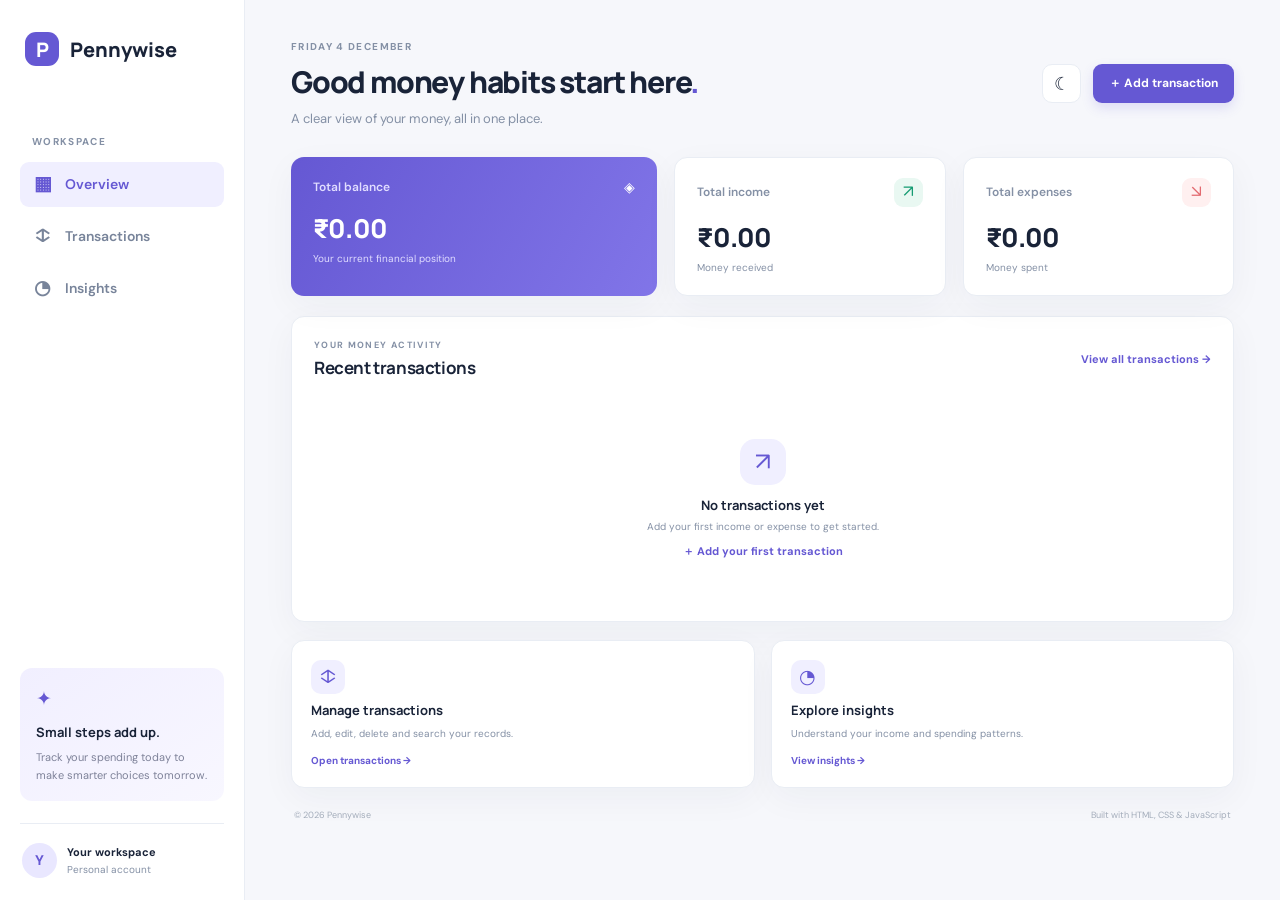
<file: index.html>
<!DOCTYPE html>
<html lang="en"><head><meta charset="UTF-8"><meta name="viewport" content="width=device-width, initial-scale=1.0">
<meta name="description" content="Pennywise personal finance dashboard"><title>Pennywise | Overview</title>
<link rel="preconnect" href="https://fonts.googleapis.com"><link rel="preconnect" href="https://fonts.gstatic.com" crossorigin>
<link href="https://fonts.googleapis.com/css2?family=DM+Sans:wght@400;500;600;700&family=Manrope:wght@500;600;700;800&display=swap" rel="stylesheet">
<link rel="stylesheet" href="style.css"><script src="common.js" defer></script><script src="dashboard.js" defer></script></head>
<body><div class="layout">
<aside class="sidebar"><a class="brand" href="index.html"><span class="brand-mark">P</span>Pennywise</a>
<p class="side-label">WORKSPACE</p><nav class="nav-links">
<a class="nav-link active" href="index.html"><span>▦</span> Overview</a>
<a class="nav-link" href="transactions.html"><span>↕</span> Transactions</a>
<a class="nav-link" href="insights.html"><span>◔</span> Insights</a></nav>
<div class="sidebar-bottom"><div class="tip-card"><div class="tip-icon">✦</div><strong>Small steps add up.</strong><p>Track your spending today to make smarter choices tomorrow.</p></div>
<div class="profile"><div class="avatar">Y</div><div><strong>Your workspace</strong><small>Personal account</small></div></div></div></aside>
<main class="main"><header class="topbar"><div><p class="eyebrow" id="today-label">PERSONAL FINANCE</p><h1>Good money habits start here<span class="dot">.</span></h1><p class="subheading">A clear view of your money, all in one place.</p></div>
<div class="top-actions"><button class="icon-button" id="theme-toggle" aria-label="Switch colour theme">☾</button><a class="primary-button" href="transactions.html#add-transaction">＋ Add transaction</a></div></header>
<section class="summary-grid"><article class="summary-card balance-card"><div class="card-top"><span class="card-label">Total balance</span><span>◈</span></div><p class="summary-value" id="balance-value">₹0.00</p><p class="card-note">Your current financial position</p></article>
<article class="summary-card"><div class="card-top"><span class="card-label">Total income</span><span class="metric-icon income-icon">↗</span></div><p class="summary-value" id="income-value">₹0.00</p><p class="card-note">Money received</p></article>
<article class="summary-card"><div class="card-top"><span class="card-label">Total expenses</span><span class="metric-icon expense-icon">↘</span></div><p class="summary-value" id="expense-value">₹0.00</p><p class="card-note">Money spent</p></article></section>
<section class="panel"><div class="panel-heading"><div><p class="eyebrow">YOUR MONEY ACTIVITY</p><h2>Recent transactions</h2></div><a class="text-link" href="transactions.html">View all transactions →</a></div>
<div id="recent-list" class="recent-list"></div><div id="recent-empty" class="empty-state"><div class="empty-illustration">↗</div><strong>No transactions yet</strong><p>Add your first income or expense to get started.</p><a class="text-link" href="transactions.html#add-transaction">＋ Add your first transaction</a></div></section>
<section class="quick-links"><a class="quick-card" href="transactions.html"><span class="quick-icon">↕</span><strong>Manage transactions</strong><small>Add, edit, delete and search your records.</small><b>Open transactions →</b></a>
<a class="quick-card" href="insights.html"><span class="quick-icon">◔</span><strong>Explore insights</strong><small>Understand your income and spending patterns.</small><b>View insights →</b></a></section>
<footer class="footer"><span>© <span class="year"></span> Pennywise</span><span>Built with HTML, CSS & JavaScript</span></footer></main></div>
<div class="toast" id="toast" role="status"></div></body></html>
</file>
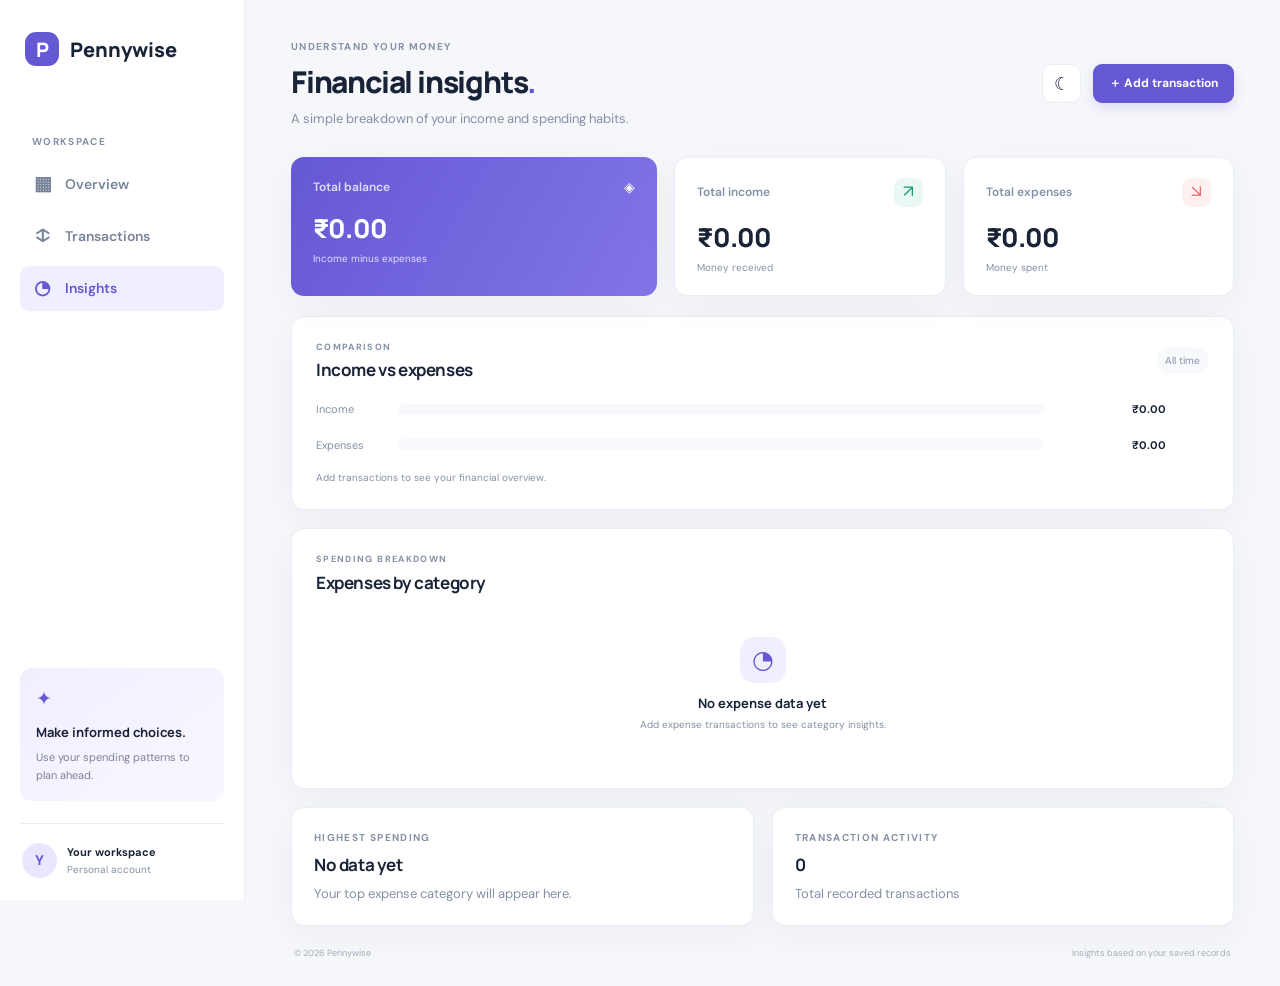
<file: insights.html>
<!DOCTYPE html>
<html lang="en"><head><meta charset="UTF-8"><meta name="viewport" content="width=device-width, initial-scale=1.0"><meta name="description" content="Pennywise spending and income insights"><title>Pennywise | Insights</title>
<link rel="preconnect" href="https://fonts.googleapis.com"><link rel="preconnect" href="https://fonts.gstatic.com" crossorigin><link href="https://fonts.googleapis.com/css2?family=DM+Sans:wght@400;500;600;700&family=Manrope:wght@500;600;700;800&display=swap" rel="stylesheet">
<link rel="stylesheet" href="style.css"><script src="common.js" defer></script><script src="insights.js" defer></script></head>
<body><div class="layout"><aside class="sidebar"><a class="brand" href="index.html"><span class="brand-mark">P</span>Pennywise</a><p class="side-label">WORKSPACE</p><nav class="nav-links">
<a class="nav-link" href="index.html"><span>▦</span> Overview</a><a class="nav-link" href="transactions.html"><span>↕</span> Transactions</a><a class="nav-link active" href="insights.html"><span>◔</span> Insights</a></nav>
<div class="sidebar-bottom"><div class="tip-card"><div class="tip-icon">✦</div><strong>Make informed choices.</strong><p>Use your spending patterns to plan ahead.</p></div><div class="profile"><div class="avatar">Y</div><div><strong>Your workspace</strong><small>Personal account</small></div></div></div></aside>
<main class="main"><header class="topbar"><div><p class="eyebrow">UNDERSTAND YOUR MONEY</p><h1>Financial insights<span class="dot">.</span></h1><p class="subheading">A simple breakdown of your income and spending habits.</p></div><div class="top-actions"><button class="icon-button" id="theme-toggle" aria-label="Switch colour theme">☾</button><a class="primary-button" href="transactions.html#add-transaction">＋ Add transaction</a></div></header>
<section class="summary-grid"><article class="summary-card balance-card"><div class="card-top"><span class="card-label">Total balance</span><span>◈</span></div><p class="summary-value" id="balance-value">₹0.00</p><p class="card-note">Income minus expenses</p></article><article class="summary-card"><div class="card-top"><span class="card-label">Total income</span><span class="metric-icon income-icon">↗</span></div><p class="summary-value" id="income-value">₹0.00</p><p class="card-note">Money received</p></article><article class="summary-card"><div class="card-top"><span class="card-label">Total expenses</span><span class="metric-icon expense-icon">↘</span></div><p class="summary-value" id="expense-value">₹0.00</p><p class="card-note">Money spent</p></article></section>
<section class="panel insight-panel"><div class="panel-heading"><div><p class="eyebrow">COMPARISON</p><h2>Income vs expenses</h2></div><span class="transaction-count">All time</span></div>
<div class="bar-chart insight-bars"><div class="bar-row"><span>Income</span><div class="bar-track"><div class="bar-fill income-fill" id="income-bar"></div></div><strong id="chart-income">₹0</strong></div><div class="bar-row"><span>Expenses</span><div class="bar-track"><div class="bar-fill expense-fill" id="expense-bar"></div></div><strong id="chart-expense">₹0</strong></div></div><p class="chart-footnote" id="chart-note">Add transactions to see your financial overview.</p></section>
<section class="panel insight-panel"><div class="panel-heading"><div><p class="eyebrow">SPENDING BREAKDOWN</p><h2>Expenses by category</h2></div></div><div id="category-list" class="category-list"></div><div id="category-empty" class="empty-state compact-empty"><div class="empty-illustration">◔</div><strong>No expense data yet</strong><p>Add expense transactions to see category insights.</p></div></section>
<section class="insight-bottom"><div class="panel"><p class="eyebrow">HIGHEST SPENDING</p><h2 id="top-category">No data yet</h2><p class="subheading" id="top-category-detail">Your top expense category will appear here.</p></div><div class="panel"><p class="eyebrow">TRANSACTION ACTIVITY</p><h2 id="transaction-total">0</h2><p class="subheading">Total recorded transactions</p></div></section>
<footer class="footer"><span>© <span class="year"></span> Pennywise</span><span>Insights based on your saved records</span></footer></main></div><div class="toast" id="toast" role="status"></div></body></html>
</file>
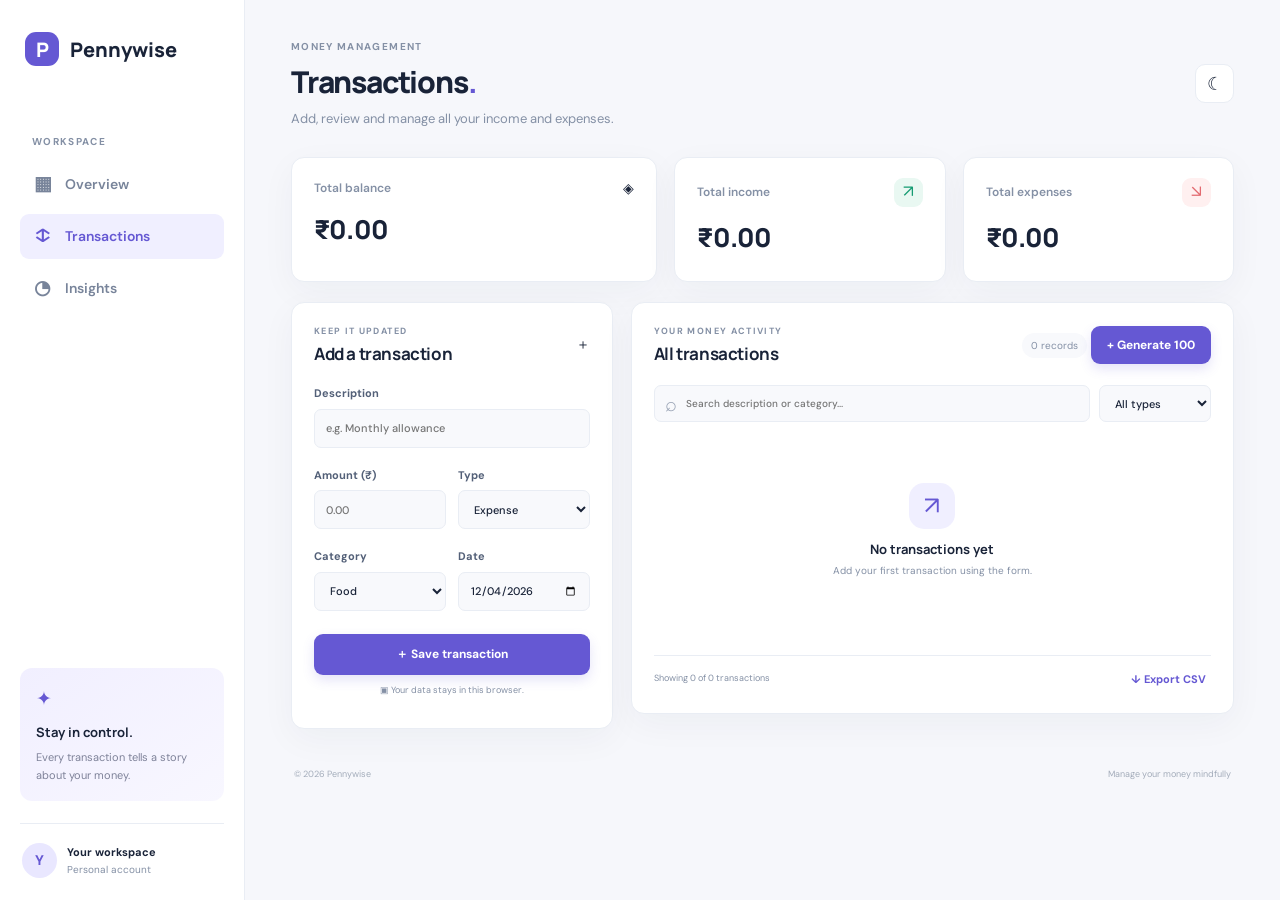
<file: transactions.html>
<!DOCTYPE html>
<html lang="en">

<head>
    <meta charset="UTF-8">
    <meta name="viewport" content="width=device-width, initial-scale=1.0">

    <meta name="description" content="Manage your Pennywise income and expenses">

    <title>Pennywise | Transactions</title>

    <!-- Google Fonts -->
    <link rel="preconnect" href="https://fonts.googleapis.com">
    <link rel="preconnect" href="https://fonts.gstatic.com" crossorigin>

    <link href="https://fonts.googleapis.com/css2?family=DM+Sans:wght@400;500;600;700&family=Manrope:wght@500;600;700;800&display=swap" rel="stylesheet">

    <!-- CSS -->
    <link rel="stylesheet" href="style.css">

    <!-- JavaScript -->
    <script src="common.js" defer></script>
    <script src="transactions.js" defer></script>
</head>

<body>

<div class="layout">

    <!-- SIDEBAR -->
    <aside class="sidebar">

        <a class="brand" href="index.html">
            <span class="brand-mark">P</span>
            Pennywise
        </a>

        <p class="side-label">WORKSPACE</p>

        <nav class="nav-links">

            <a class="nav-link" href="index.html">
                <span>▦</span> Overview
            </a>

            <a class="nav-link active" href="transactions.html">
                <span>↕</span> Transactions
            </a>

            <a class="nav-link" href="insights.html">
                <span>◔</span> Insights
            </a>

        </nav>

        <div class="sidebar-bottom">

            <div class="tip-card">
                <div class="tip-icon">✦</div>

                <strong>Stay in control.</strong>

                <p>
                    Every transaction tells a story about your money.
                </p>
            </div>

            <div class="profile">

                <div class="avatar">Y</div>

                <div>
                    <strong>Your workspace</strong>
                    <small>Personal account</small>
                </div>

            </div>

        </div>

    </aside>


    <!-- MAIN CONTENT -->
    <main class="main">

        <!-- PAGE HEADER -->
        <header class="topbar">

            <div>

                <p class="eyebrow">MONEY MANAGEMENT</p>

                <h1>
                    Transactions<span class="dot">.</span>
                </h1>

                <p class="subheading">
                    Add, review and manage all your income and expenses.
                </p>

            </div>

            <div class="top-actions">

                <button
                    class="icon-button"
                    id="theme-toggle"
                    aria-label="Switch colour theme">
                    ☾
                </button>

            </div>

        </header>


        <!-- SUMMARY CARDS -->
        <section class="summary-grid compact-summary">

            <article class="summary-card">

                <div class="card-top">
                    <span class="card-label">Total balance</span>
                    <span>◈</span>
                </div>

                <p class="summary-value" id="balance-value">
                    ₹0.00
                </p>

            </article>


            <article class="summary-card">

                <div class="card-top">
                    <span class="card-label">Total income</span>
                    <span class="metric-icon income-icon">↗</span>
                </div>

                <p class="summary-value" id="income-value">
                    ₹0.00
                </p>

            </article>


            <article class="summary-card">

                <div class="card-top">
                    <span class="card-label">Total expenses</span>
                    <span class="metric-icon expense-icon">↘</span>
                </div>

                <p class="summary-value" id="expense-value">
                    ₹0.00
                </p>

            </article>

        </section>


        <!-- TRANSACTION LAYOUT -->
        <div class="transaction-layout">


            <!-- ADD TRANSACTION FORM -->
            <section class="panel form-panel" id="add-transaction">

                <div class="panel-heading">

                    <div>
                        <p class="eyebrow">KEEP IT UPDATED</p>
                        <h2 id="form-heading">Add a transaction</h2>
                    </div>

                    <span class="heading-icon">＋</span>

                </div>


                <form id="transaction-form" novalidate>

                    <input type="hidden" id="transaction-id">


                    <!-- DESCRIPTION -->
                    <div class="field">

                        <label for="description">
                            Description
                        </label>

                        <input
                            id="description"
                            maxlength="60"
                            placeholder="e.g. Monthly allowance"
                            required>

                        <small
                            class="field-error"
                            id="description-error">
                        </small>

                    </div>


                    <!-- AMOUNT AND TYPE -->
                    <div class="form-row">

                        <div class="field">

                            <label for="amount">
                                Amount (₹)
                            </label>

                            <input
                                id="amount"
                                type="number"
                                min="0.01"
                                step="0.01"
                                placeholder="0.00"
                                required>

                            <small
                                class="field-error"
                                id="amount-error">
                            </small>

                        </div>


                        <div class="field">

                            <label for="type">
                                Type
                            </label>

                            <select id="type">

                                <option value="expense">
                                    Expense
                                </option>

                                <option value="income">
                                    Income
                                </option>

                            </select>

                        </div>

                    </div>


                    <!-- CATEGORY AND DATE -->
                    <div class="form-row">

                        <div class="field">

                            <label for="category">
                                Category
                            </label>

                            <select id="category">

                                <option>Food</option>
                                <option>Transport</option>
                                <option>Shopping</option>
                                <option>Education</option>
                                <option>Bills</option>
                                <option>Health</option>
                                <option>Salary</option>
                                <option>Allowance</option>
                                <option>Freelance</option>
                                <option>Other</option>

                            </select>

                        </div>


                        <div class="field">

                            <label for="date">
                                Date
                            </label>

                            <input
                                id="date"
                                type="date"
                                required>

                            <small
                                class="field-error"
                                id="date-error">
                            </small>

                        </div>

                    </div>


                    <!-- FORM BUTTONS -->
                    <div class="form-actions">

                        <button
                            class="primary-button full-button"
                            id="submit-button"
                            type="submit">

                            ＋ Save transaction

                        </button>


                        <button
                            class="text-button hidden"
                            id="cancel-edit"
                            type="button">

                            Cancel editing

                        </button>

                    </div>


                    <p class="privacy-note">
                        ▣ Your data stays in this browser.
                    </p>

                </form>

            </section>



            <!-- ALL TRANSACTIONS -->
            <section class="panel transactions-panel">

                <div class="panel-heading">

                    <div>

                        <p class="eyebrow">YOUR MONEY ACTIVITY</p>

                        <h2>All transactions</h2>

                    </div>


                    <!-- GENERATE DEMO TRANSACTIONS -->
                    <div class="transaction-heading-actions">

                        <span
                            class="transaction-count"
                            id="transaction-count">
                            0 records
                        </span>

                        <button
                            class="primary-button"
                            type="button"
                            id="generate-demo-button">

                            + Generate 100

                        </button>

                    </div>

                </div>


                <!-- SEARCH AND FILTER -->
                <div class="toolbar">

                    <label class="search-box" for="search-input">

                        <span>⌕</span>

                        <input
                            id="search-input"
                            type="search"
                            placeholder="Search description or category...">

                    </label>


                    <select
                        id="filter-type"
                        aria-label="Filter by type">

                        <option value="all">All types</option>
                        <option value="income">Income</option>
                        <option value="expense">Expense</option>

                    </select>

                </div>


                <!-- TRANSACTION LIST -->
                <div
                    class="transaction-list"
                    id="transaction-list"
                    aria-live="polite">
                </div>


                <!-- TRANSACTION FOOTER -->
                <div class="list-footer">

                    <span id="showing-label">
                        Showing 0 transactions
                    </span>

                    <button
                        class="text-button"
                        id="export-button"
                        type="button">

                        ↓ Export CSV

                    </button>

                </div>

            </section>

        </div>


        <!-- FOOTER -->
        <footer class="footer">

            <span>
                © <span class="year"></span> Pennywise
            </span>

            <span>
                Manage your money mindfully
            </span>

        </footer>

    </main>

</div>


<!-- TOAST NOTIFICATION -->
<div
    class="toast"
    id="toast"
    role="status">
</div>


</body>
</html>
</file>
<file: style.css>
:root{--bg:#f6f7fb;--surface:#fff;--soft:#f8f9fc;--text:#192338;--muted:#8490a5;--line:#e9edf4;--primary:#6558d3;--primary-dark:#5144bd;--primary-soft:#f0efff;--green:#159b72;--green-soft:#e9f8f2;--red:#e36a70;--red-soft:#fff0f0;--shadow:0 10px 35px rgba(32,43,76,.045)}
*{box-sizing:border-box}body{margin:0;background:var(--bg);color:var(--text);font:14px/1.5 'DM Sans',sans-serif}.layout{min-height:100vh}.sidebar{width:245px;background:var(--surface);border-right:1px solid var(--line);padding:30px 20px 22px;position:fixed;inset:0 auto 0 0;display:flex;flex-direction:column;z-index:3}.brand{display:flex;align-items:center;gap:11px;text-decoration:none;color:var(--text);font:800 20px 'Manrope',sans-serif;margin:2px 0 58px 5px}.brand-mark{width:34px;height:34px;border-radius:11px;background:var(--primary);color:white;display:grid;place-items:center}.side-label,.eyebrow{font-size:10px;letter-spacing:1.35px;font-weight:700;color:var(--muted)}.side-label{padding-left:12px;margin-bottom:13px}.nav-links{display:grid;gap:7px}.nav-link{height:45px;display:flex;align-items:center;gap:13px;padding:0 13px;border-radius:9px;text-decoration:none;color:#78849a;font-weight:600;transition:.2s}.nav-link span{font-size:19px;width:19px;text-align:center}.nav-link:hover,.nav-link.active{background:var(--primary-soft);color:var(--primary)}.sidebar-bottom{margin-top:auto}.tip-card{padding:17px 16px;background:linear-gradient(145deg,#f1efff,#f8f7ff);border-radius:12px;margin-bottom:22px}.tip-icon{color:var(--primary);font-size:19px;margin-bottom:8px}.tip-card strong{font:700 13px 'Manrope',sans-serif}.tip-card p{font-size:11px;color:#7e8299;line-height:1.65;margin:5px 0 0}.profile{border-top:1px solid var(--line);padding:19px 2px 0;display:flex;align-items:center;gap:10px}.avatar{width:35px;height:35px;background:#e9e7ff;color:var(--primary);border-radius:50%;display:grid;place-items:center;font-weight:700}.profile strong,.profile small{display:block}.profile strong{font-size:11px}.profile small{font-size:10px;color:var(--muted);margin-top:2px}.main{width:calc(100% - 245px);max-width:1500px;margin-left:245px;padding:39px 46px 25px}.topbar{display:flex;justify-content:space-between;align-items:center;gap:20px;margin-bottom:28px}.eyebrow{margin:0 0 7px}.topbar h1{font:800 clamp(22px,2.4vw,30px) 'Manrope',sans-serif;letter-spacing:-1.2px;margin:0}.dot{color:var(--primary)}.subheading{color:var(--muted);margin:7px 0 0;font-size:13px}.top-actions{display:flex;align-items:center;gap:12px}.icon-button{height:39px;width:39px;border:1px solid var(--line);background:var(--surface);color:var(--text);border-radius:10px;font-size:18px;cursor:pointer}.primary-button{display:inline-flex;align-items:center;justify-content:center;border:0;background:var(--primary);color:white;text-decoration:none;border-radius:9px;padding:11px 16px;font:700 12px 'DM Sans',sans-serif;cursor:pointer;box-shadow:0 5px 12px #6558d32b}.primary-button:hover{background:var(--primary-dark)}.summary-grid{display:grid;grid-template-columns:1.35fr 1fr 1fr;gap:17px;margin-bottom:20px}.summary-card,.panel,.quick-card{background:var(--surface);border:1px solid var(--line);border-radius:13px;box-shadow:var(--shadow)}.summary-card{padding:20px 22px;min-height:125px}.balance-card{background:linear-gradient(120deg,#6558d3,#8175e8);border:0;color:#fff}.card-top{display:flex;justify-content:space-between;align-items:center}.card-label{font-size:12px;color:var(--muted);font-weight:600}.balance-card .card-label,.balance-card .card-note{color:#e1ddff}.metric-icon{height:29px;width:29px;display:grid;place-items:center;border-radius:9px;font-size:17px}.income-icon{background:var(--green-soft);color:var(--green)}.expense-icon{background:var(--red-soft);color:var(--red)}.summary-value{font:800 26px 'Manrope',sans-serif;letter-spacing:-.8px;margin:12px 0 5px}.card-note{color:var(--muted);font-size:10px;margin:0}.panel{padding:22px;margin-bottom:18px}.panel-heading{display:flex;align-items:center;justify-content:space-between;margin-bottom:20px}.panel-heading h2,.panel h2{font:700 17px 'Manrope',sans-serif;letter-spacing:-.4px;margin:0}.panel-heading .eyebrow{font-size:9px;margin-bottom:4px}.text-link{color:var(--primary);font-size:11px;font-weight:700;text-decoration:none}.text-link:hover{text-decoration:underline}.recent-list{display:grid}.recent-row{display:grid;grid-template-columns:37px minmax(0,1fr) auto;gap:11px;align-items:center;padding:12px 1px;border-bottom:1px solid var(--line)}.recent-row:last-child{border:0}.transaction-symbol{width:35px;height:35px;border-radius:10px;display:grid;place-items:center;font-size:16px}.transaction-symbol.income{background:var(--green-soft);color:var(--green)}.transaction-symbol.expense{background:var(--red-soft);color:var(--red)}.transaction-info{min-width:0}.transaction-info strong{display:block;font-size:11px;white-space:nowrap;overflow:hidden;text-overflow:ellipsis}.transaction-info small{display:block;color:var(--muted);font-size:9px;margin-top:3px}.transaction-amount{font:700 11px 'Manrope',sans-serif;white-space:nowrap}.transaction-amount.income{color:var(--green)}.transaction-amount.expense{color:var(--red)}.empty-state{min-height:200px;display:flex;flex-direction:column;align-items:center;justify-content:center;text-align:center}.empty-illustration{width:46px;height:46px;border-radius:15px;background:var(--primary-soft);color:var(--primary);font-size:25px;display:grid;place-items:center;margin-bottom:11px}.empty-state strong{font:700 13px 'Manrope',sans-serif}.empty-state p{font-size:10px;color:var(--muted);margin:5px 0 9px}.quick-links{display:grid;grid-template-columns:1fr 1fr;gap:16px}.quick-card{padding:19px;text-decoration:none;color:var(--text);display:grid;gap:7px;transition:.2s}.quick-card:hover{transform:translateY(-2px);border-color:#c9c3f5}.quick-icon{width:34px;height:34px;border-radius:10px;background:var(--primary-soft);color:var(--primary);display:grid;place-items:center;font-size:19px}.quick-card strong{font:700 13px 'Manrope',sans-serif}.quick-card small{color:var(--muted);font-size:10px}.quick-card b{color:var(--primary);font-size:10px;margin-top:5px}.footer{display:flex;justify-content:space-between;color:#a3acba;font-size:9px;padding:21px 3px 0}.transaction-layout{display:grid;grid-template-columns:minmax(280px,.8fr) minmax(0,1.5fr);gap:18px;align-items:start}.form-panel{scroll-margin-top:20px}.field{display:flex;flex-direction:column;gap:7px;min-width:0;margin-bottom:15px}.field label{font-size:11px;font-weight:700;color:#536078}.field input,.field select,.toolbar select{width:100%;height:39px;border:1px solid var(--line);background:var(--soft);border-radius:7px;padding:0 11px;color:var(--text);font:500 11px 'DM Sans',sans-serif;outline:none;min-width:0}.field input:focus,.field select:focus,.toolbar select:focus,.search-box:focus-within{border-color:#a9a1ef;box-shadow:0 0 0 3px #6558d315}.form-row{display:grid;grid-template-columns:1fr 1fr;gap:12px}.form-actions{display:grid;gap:7px;margin-top:4px}.full-button{width:100%;height:41px}.text-button{border:0;background:transparent;color:var(--primary);font:700 11px 'DM Sans',sans-serif;cursor:pointer;padding:5px}.field-error{font-size:10px;color:#d94e58;min-height:0}.field-error:not(:empty){margin-top:-3px}.privacy-note{text-align:center;color:var(--muted);font-size:9px}.hidden{display:none!important}.transaction-count{font-size:10px;color:var(--muted);background:var(--soft);padding:6px 9px;border-radius:20px}.toolbar{display:flex;gap:9px;margin-bottom:13px}.search-box{height:37px;display:flex;align-items:center;gap:7px;border:1px solid var(--line);border-radius:7px;background:var(--soft);padding:0 10px;flex:1;min-width:0}.search-box span{font-size:20px;color:#98a2b4}.search-box input{border:0;outline:0;background:transparent;width:100%;min-width:0;color:var(--text);font:500 10px 'DM Sans',sans-serif}.toolbar select{width:112px;height:37px}.transaction-list{min-height:220px}.transaction-item{display:grid;grid-template-columns:37px minmax(0,1fr) auto auto;gap:10px;align-items:center;padding:12px 1px;border-bottom:1px solid var(--line)}.transaction-item:last-child{border:0}.item-actions{display:flex;gap:2px}.item-actions button{border:0;background:transparent;color:#9aa4b4;cursor:pointer;font-size:14px;padding:5px;border-radius:5px}.item-actions button:hover{background:var(--primary-soft);color:var(--primary)}.list-footer{border-top:1px solid var(--line);padding-top:11px;display:flex;justify-content:space-between;align-items:center;color:var(--muted);font-size:9px}.insight-panel{padding:24px;margin-bottom:18px}.bar-chart{display:grid;gap:19px;max-width:850px}.bar-row{display:grid;grid-template-columns:70px minmax(50px,1fr) 110px;gap:12px;align-items:center;font-size:11px;color:var(--muted)}.bar-row strong{text-align:right;color:var(--text);font-size:11px}.bar-track{height:11px;border-radius:10px;background:var(--soft);overflow:hidden}.bar-fill{height:100%;width:0;border-radius:10px;transition:width .4s}.income-fill{background:#26b88b}.expense-fill{background:#ed8589}.chart-footnote{font-size:10px;color:var(--muted);margin:17px 0 0}.category-list{display:grid;gap:17px}.category-row-top{display:flex;justify-content:space-between;margin-bottom:7px;font-size:11px}.category-row-top strong{font-weight:600}.category-row-top b{font:700 11px 'Manrope',sans-serif}.compact-empty{min-height:150px}.insight-bottom{display:grid;grid-template-columns:1fr 1fr;gap:18px}.insight-bottom .panel{margin:0}.insight-bottom h2{margin:8px 0}.toast{position:fixed;right:25px;bottom:25px;background:#202a40;color:white;padding:12px 17px;border-radius:9px;font-size:12px;box-shadow:0 10px 25px #0002;opacity:0;transform:translateY(10px);pointer-events:none;transition:.25s;z-index:10}.toast.show{opacity:1;transform:translateY(0)}
body.dark{--bg:#121725;--surface:#1b2435;--soft:#222d40;--text:#edf1fa;--muted:#9aa7bd;--line:#2b374b;--primary-soft:#302e52;--green-soft:#1d3a37;--red-soft:#412d38;--shadow:0 10px 35px #0002}body.dark .tip-card{background:#292943}body.dark .tip-card p{color:#b4b2d0}body.dark .avatar{background:#343253}
@media(max-width:1100px){.main{padding:30px 25px}.transaction-layout{grid-template-columns:1fr}.summary-grid{grid-template-columns:1.2fr 1fr 1fr}}
@media(max-width:760px){.sidebar{width:68px;padding:22px 10px}.brand{margin:3px auto 48px}.brand:not(.brand-mark){font-size:0}.brand-mark{font-size:19px}.side-label,.nav-link{font-size:0}.nav-link{justify-content:center;padding:0}.nav-link span{font-size:20px}.sidebar-bottom{display:none}.main{width:calc(100% - 68px);margin-left:68px;padding:26px 18px}.topbar{align-items:flex-start}.topbar h1{font-size:22px}.top-actions{gap:7px}.top-actions .primary-button{font-size:0;padding:10px 12px}.top-actions .primary-button:first-letter{font-size:17px}.summary-grid{grid-template-columns:1fr 1fr}.balance-card{grid-column:span 2}.summary-card{padding:16px}.quick-links,.insight-bottom{grid-template-columns:1fr}}
@media(max-width:480px){.main{padding:21px 12px}.topbar h1{font-size:19px}.subheading{font-size:11px}.summary-grid{gap:9px}.summary-card{padding:13px;min-height:112px}.summary-value{font-size:20px}.card-label{font-size:10px}.panel{padding:16px}.panel-heading h2{font-size:15px}.form-row{gap:8px}.transaction-item{grid-template-columns:31px minmax(0,1fr) auto}.item-actions{grid-column:2/4;justify-content:flex-end;margin-top:-7px}.transaction-symbol{width:31px;height:31px}.footer{gap:8px;flex-wrap:wrap}.bar-row{grid-template-columns:55px minmax(30px,1fr) 83px;gap:7px}.bar-row strong{font-size:9px}}
</file>
